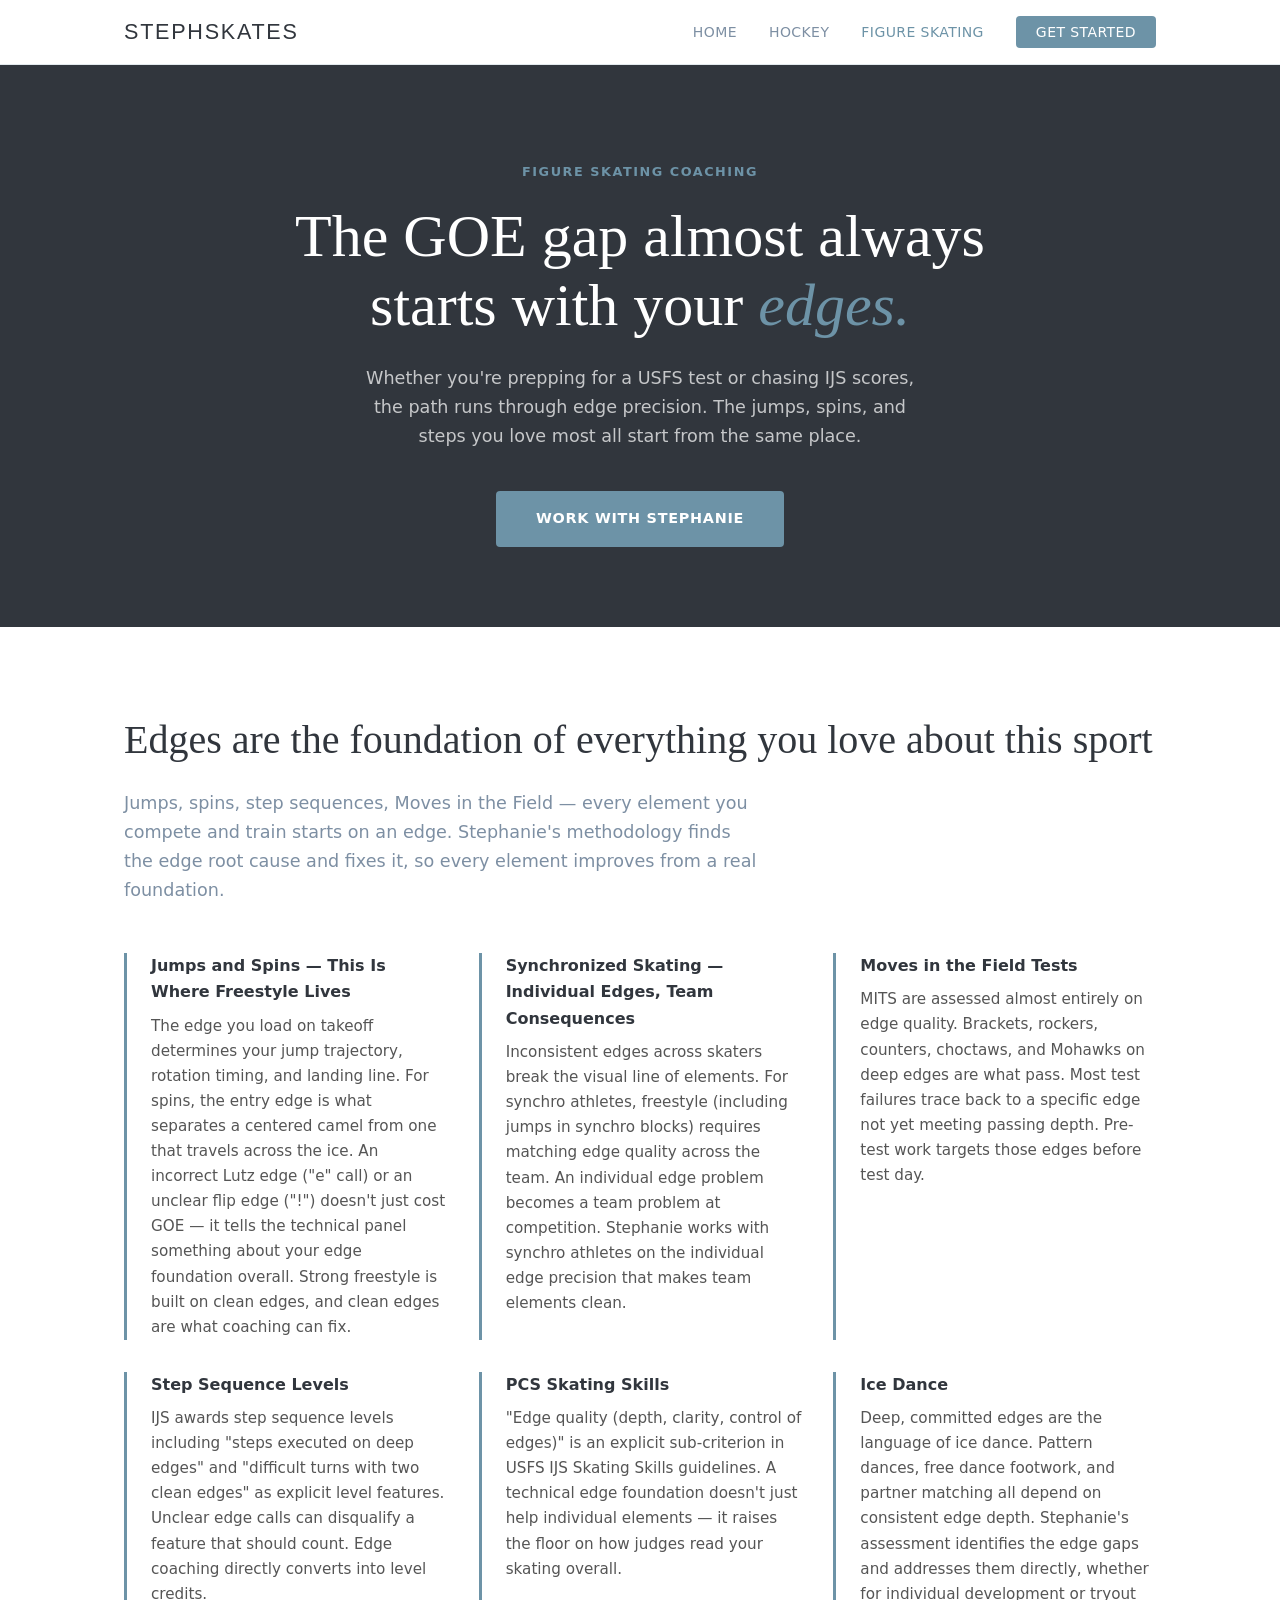
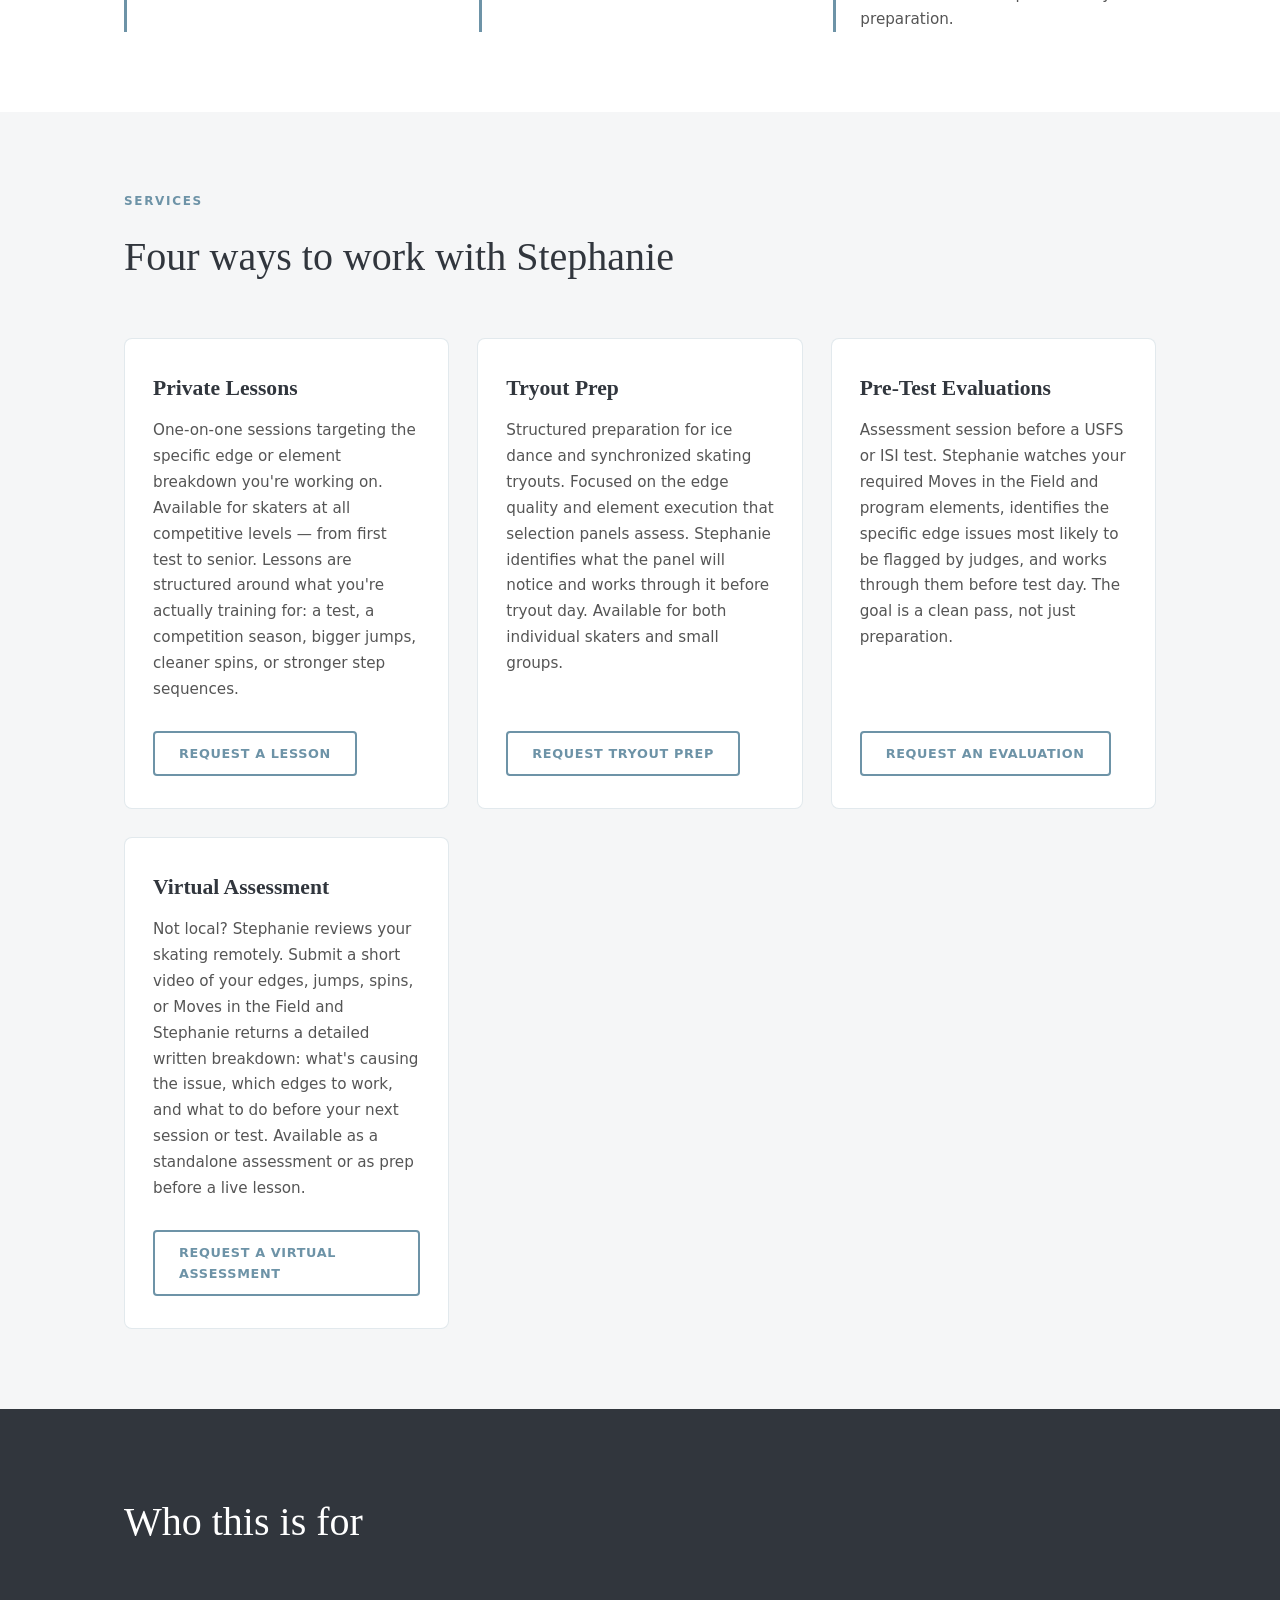
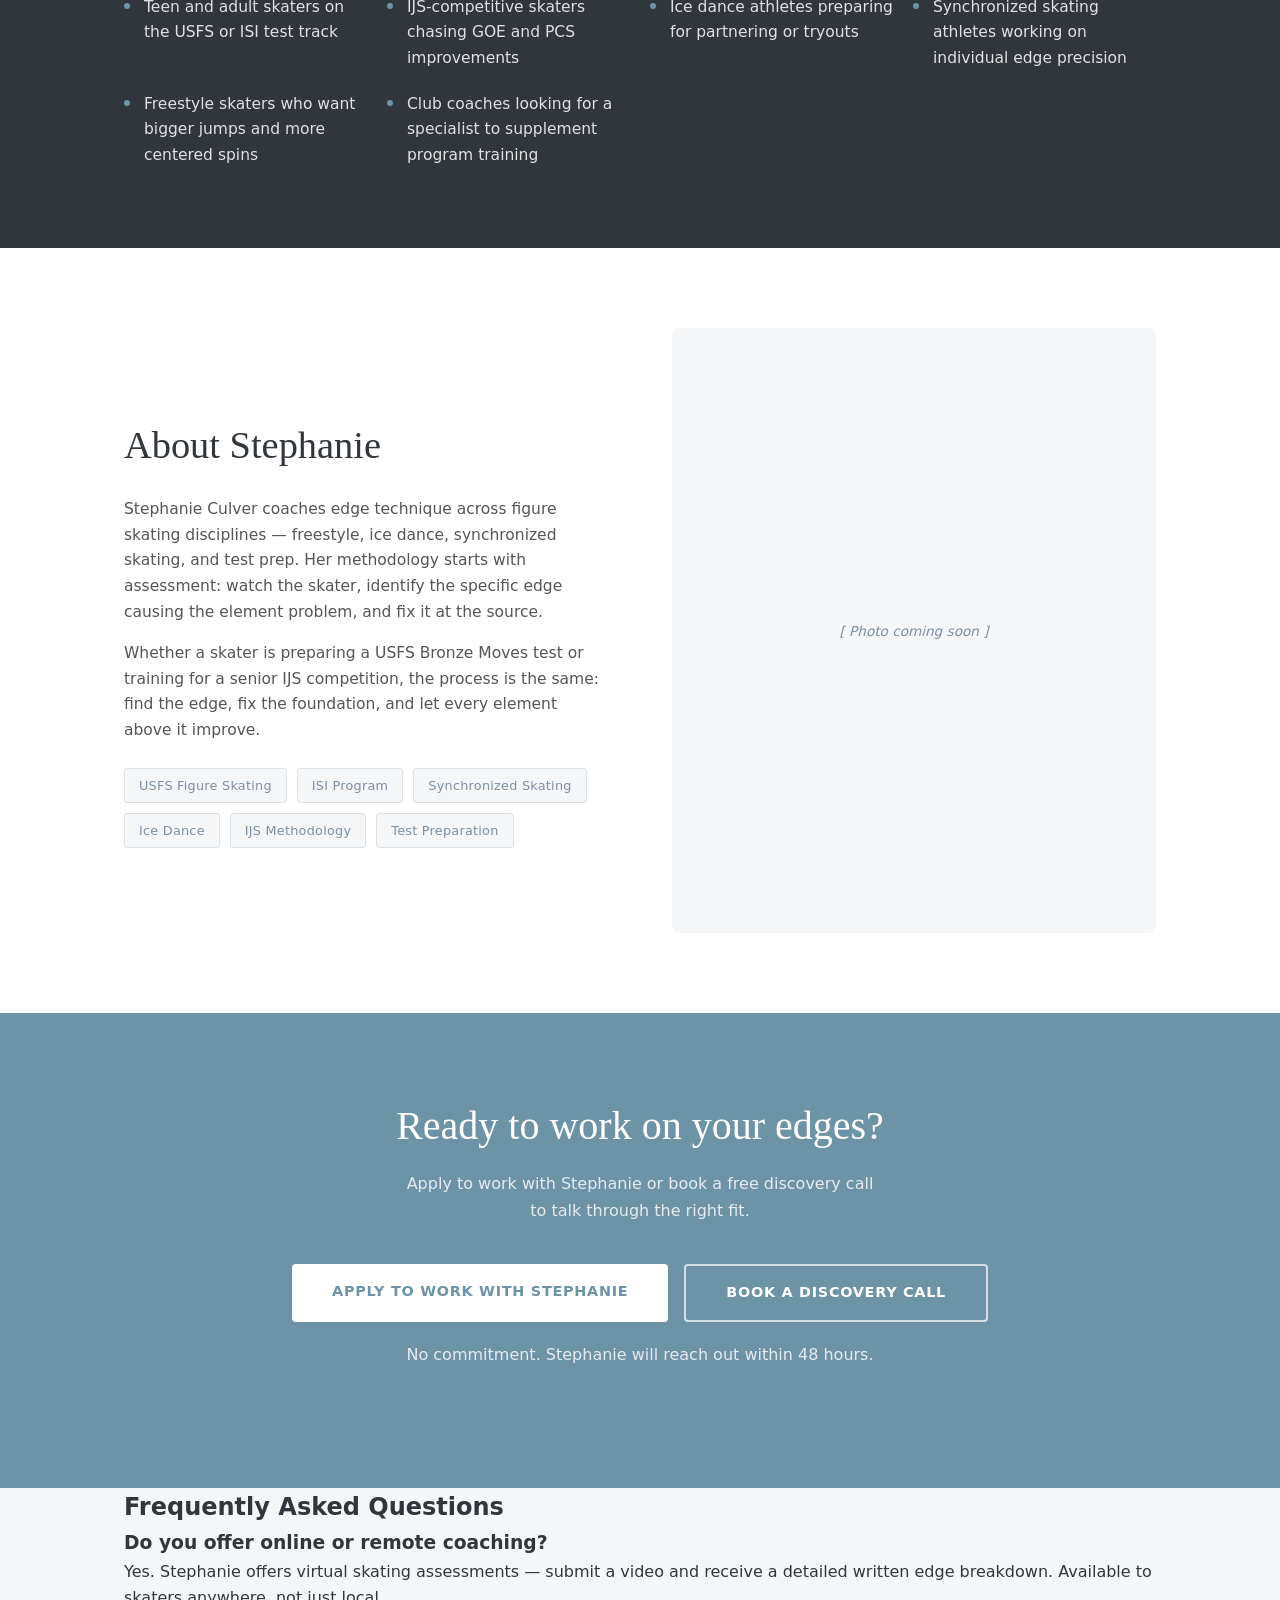
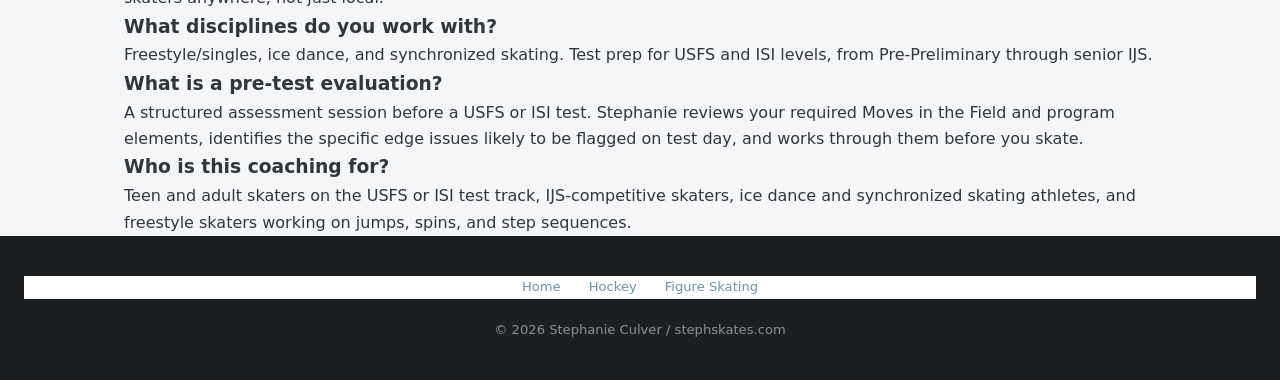
<file: figureskating/index.html>
<!DOCTYPE html>
<html lang="en">
<head>
  <meta charset="UTF-8">
  <meta name="viewport" content="width=device-width, initial-scale=1.0">
  <title>Figure Skating Coach | Private Lessons, Virtual Assessments & Test Prep | Stephanie Culver</title>
  <meta name="description" content="Figure skating coach for competitive and test-prep skaters. Private lessons, virtual skating assessments, tryout prep for ice dance and synchronized skating athletes, and pre-test evaluations. USFS and ISI, all levels.">
  <link rel="canonical" href="https://stephskates.com/figureskating">
  <meta property="og:title" content="Figure Skating Coaching | stephskates.com">
  <meta property="og:description" content="The GOE gap almost always starts with your edges. Whether you're chasing bigger jumps, cleaner spins, or a test pass — the foundation is always edges.">
  <meta property="og:type" content="website">
  <link rel="stylesheet" href="../css/sport-pages.css">
</head>
<body>

  <!-- NAV -->
  <nav>
    <div class="nav-inner">
      <a href="/" class="nav-wordmark">STEPHSKATES</a>
      <ul class="nav-links">
        <li><a href="/">Home</a></li>
        <li><a href="/hockey">Hockey</a></li>
        <li><a href="/figureskating" aria-current="page">Figure Skating</a></li>
        <li><a href="#contact" class="nav-cta">Get Started</a></li>
      </ul>
    </div>
  </nav>

  <!-- HERO -->
  <section class="hero">
    <div class="container">
      <p class="hero-eyebrow">Figure Skating Coaching</p>
      <h1>The GOE gap almost always<br>starts with your <em>edges.</em></h1>
      <p class="hero-sub">
        Whether you're prepping for a USFS test or chasing IJS scores, the path runs through edge precision.
        The jumps, spins, and steps you love most all start from the same place.
      </p>
      <a href="#contact" class="btn-primary">Work with Stephanie</a>
    </div>
  </section>

  <!-- WHY EDGES MATTER FOR FIGURE SKATING -->
  <section class="section-why">
    <div class="container">
      <h2>Edges are the foundation of everything you love about this sport</h2>
      <p class="lead">
        Jumps, spins, step sequences, Moves in the Field — every element you compete and train starts on an edge.
        Stephanie's methodology finds the edge root cause and fixes it, so every element improves from a real foundation.
      </p>
      <div class="why-grid">

        <div class="why-card">
          <h3>Jumps and Spins — This Is Where Freestyle Lives</h3>
          <p>
            The edge you load on takeoff determines your jump trajectory, rotation timing, and landing line.
            For spins, the entry edge is what separates a centered camel from one that travels across the ice.
            An incorrect Lutz edge ("e" call) or an unclear flip edge ("!") doesn't just cost GOE —
            it tells the technical panel something about your edge foundation overall.
            Strong freestyle is built on clean edges, and clean edges are what coaching can fix.
          </p>
        </div>

        <div class="why-card">
          <h3>Synchronized Skating — Individual Edges, Team Consequences</h3>
          <p>
            Inconsistent edges across skaters break the visual line of elements.
            For synchro athletes, freestyle (including jumps in synchro blocks) requires matching edge quality across the team.
            An individual edge problem becomes a team problem at competition.
            Stephanie works with synchro athletes on the individual edge precision that makes team elements clean.
          </p>
        </div>

        <div class="why-card">
          <h3>Moves in the Field Tests</h3>
          <p>
            MITS are assessed almost entirely on edge quality.
            Brackets, rockers, counters, choctaws, and Mohawks on deep edges are what pass.
            Most test failures trace back to a specific edge not yet meeting passing depth.
            Pre-test work targets those edges before test day.
          </p>
        </div>

        <div class="why-card">
          <h3>Step Sequence Levels</h3>
          <p>
            IJS awards step sequence levels including "steps executed on deep edges" and
            "difficult turns with two clean edges" as explicit level features.
            Unclear edge calls can disqualify a feature that should count.
            Edge coaching directly converts into level credits.
          </p>
        </div>

        <div class="why-card">
          <h3>PCS Skating Skills</h3>
          <p>
            "Edge quality (depth, clarity, control of edges)" is an explicit sub-criterion in USFS IJS
            Skating Skills guidelines. A technical edge foundation doesn't just help individual elements —
            it raises the floor on how judges read your skating overall.
          </p>
        </div>

        <div class="why-card">
          <h3>Ice Dance</h3>
          <p>
            Deep, committed edges are the language of ice dance.
            Pattern dances, free dance footwork, and partner matching all depend on consistent edge depth.
            Stephanie's assessment identifies the edge gaps and addresses them directly,
            whether for individual development or tryout preparation.
          </p>
        </div>

      </div>
    </div>
  </section>

  <!-- SERVICES -->
  <section class="section-services" id="programs">
    <div class="container">
      <p class="section-label">Services</p>
      <h2>Four ways to work with Stephanie</h2>
      <div class="services-grid">

        <div class="service-card">
          <div class="service-card-name">Private Lessons</div>
          <div class="service-card-desc">
            One-on-one sessions targeting the specific edge or element breakdown you're working on.
            Available for skaters at all competitive levels — from first test to senior.
            Lessons are structured around what you're actually training for: a test, a competition season,
            bigger jumps, cleaner spins, or stronger step sequences.
          </div>
          <a href="#contact" class="btn-ghost">Request a Lesson</a>
        </div>

        <div class="service-card">
          <div class="service-card-name">Tryout Prep</div>
          <div class="service-card-desc">
            Structured preparation for ice dance and synchronized skating tryouts.
            Focused on the edge quality and element execution that selection panels assess.
            Stephanie identifies what the panel will notice and works through it before tryout day.
            Available for both individual skaters and small groups.
          </div>
          <a href="#contact" class="btn-ghost">Request Tryout Prep</a>
        </div>

        <div class="service-card">
          <div class="service-card-name">Pre-Test Evaluations</div>
          <div class="service-card-desc">
            Assessment session before a USFS or ISI test.
            Stephanie watches your required Moves in the Field and program elements, identifies the specific
            edge issues most likely to be flagged by judges, and works through them before test day.
            The goal is a clean pass, not just preparation.
          </div>
          <a href="#contact" class="btn-ghost">Request an Evaluation</a>
        </div>

        <div class="service-card">
          <div class="service-card-name">Virtual Assessment</div>
          <div class="service-card-desc">
            Not local? Stephanie reviews your skating remotely. Submit a short video of your edges, jumps,
            spins, or Moves in the Field and Stephanie returns a detailed written breakdown: what's causing
            the issue, which edges to work, and what to do before your next session or test. Available as a
            standalone assessment or as prep before a live lesson.
          </div>
          <a href="#contact" class="btn-ghost">Request a Virtual Assessment</a>
        </div>

      </div>
    </div>
  </section>

  <!-- WHO IT'S FOR -->
  <section class="section-audience">
    <div class="container">
      <h2>Who this is for</h2>
      <ul class="audience-list">
        <li>Teen and adult skaters on the USFS or ISI test track</li>
        <li>IJS-competitive skaters chasing GOE and PCS improvements</li>
        <li>Ice dance athletes preparing for partnering or tryouts</li>
        <li>Synchronized skating athletes working on individual edge precision</li>
        <li>Freestyle skaters who want bigger jumps and more centered spins</li>
        <li>Club coaches looking for a specialist to supplement program training</li>
      </ul>
    </div>
  </section>

  <!-- CREDENTIALS -->
  <section class="section-credentials">
    <div class="container">
      <div class="credentials-inner">
        <div>
          <h2>About Stephanie</h2>
          <p>
            Stephanie Culver coaches edge technique across figure skating disciplines —
            freestyle, ice dance, synchronized skating, and test prep.
            Her methodology starts with assessment: watch the skater, identify the specific edge
            causing the element problem, and fix it at the source.
          </p>
          <p>
            Whether a skater is preparing a USFS Bronze Moves test or training for a senior IJS
            competition, the process is the same: find the edge, fix the foundation,
            and let every element above it improve.
          </p>
          <div class="cred-tags">
            <span class="cred-tag">USFS Figure Skating</span>
            <span class="cred-tag">ISI Program</span>
            <span class="cred-tag">Synchronized Skating</span>
            <span class="cred-tag">Ice Dance</span>
            <span class="cred-tag">IJS Methodology</span>
            <span class="cred-tag">Test Preparation</span>
          </div>
        </div>
        <div class="credentials-photo">
          [ Photo coming soon ]
        </div>
      </div>
    </div>
  </section>

  <!-- CTA -->
  <section class="section-cta" id="contact">
    <div class="container">
      <h2>Ready to work on your edges?</h2>
      <p>
        Apply to work with Stephanie or book a free discovery call to talk through the right fit.
      </p>
      <div class="cta-actions">
        <a href="/figureskating/apply.html" class="btn-primary">Apply to work with Stephanie</a>
        <a href="https://calendar.app.google/U8hBmkAjbMytC3xX8" class="btn-ghost" target="_blank" rel="noopener">Book a discovery call</a>
      </div>
      <p class="form-note">No commitment. Stephanie will reach out within 48 hours.</p>
    </div>
  </section>

  <!-- FAQ (AI/Search visibility) -->
  <section class="section-faq" id="faq">
    <div class="container">
      <h2>Frequently Asked Questions</h2>

      <div class="faq-item">
        <h3>Do you offer online or remote coaching?</h3>
        <p>Yes. Stephanie offers virtual skating assessments — submit a video and receive a detailed written edge breakdown. Available to skaters anywhere, not just local.</p>
      </div>

      <div class="faq-item">
        <h3>What disciplines do you work with?</h3>
        <p>Freestyle/singles, ice dance, and synchronized skating. Test prep for USFS and ISI levels, from Pre-Preliminary through senior IJS.</p>
      </div>

      <div class="faq-item">
        <h3>What is a pre-test evaluation?</h3>
        <p>A structured assessment session before a USFS or ISI test. Stephanie reviews your required Moves in the Field and program elements, identifies the specific edge issues likely to be flagged on test day, and works through them before you skate.</p>
      </div>

      <div class="faq-item">
        <h3>Who is this coaching for?</h3>
        <p>Teen and adult skaters on the USFS or ISI test track, IJS-competitive skaters, ice dance and synchronized skating athletes, and freestyle skaters working on jumps, spins, and step sequences.</p>
      </div>
    </div>
  </section>

  <!-- FOOTER -->
  <footer>
    <nav class="footer-nav">
      <a href="/">Home</a>
      <a href="/hockey">Hockey</a>
      <a href="/figureskating">Figure Skating</a>
    </nav>
    <p>&copy; 2026 Stephanie Culver / stephskates.com</p>
  </footer>

</body>
</html>
</file>
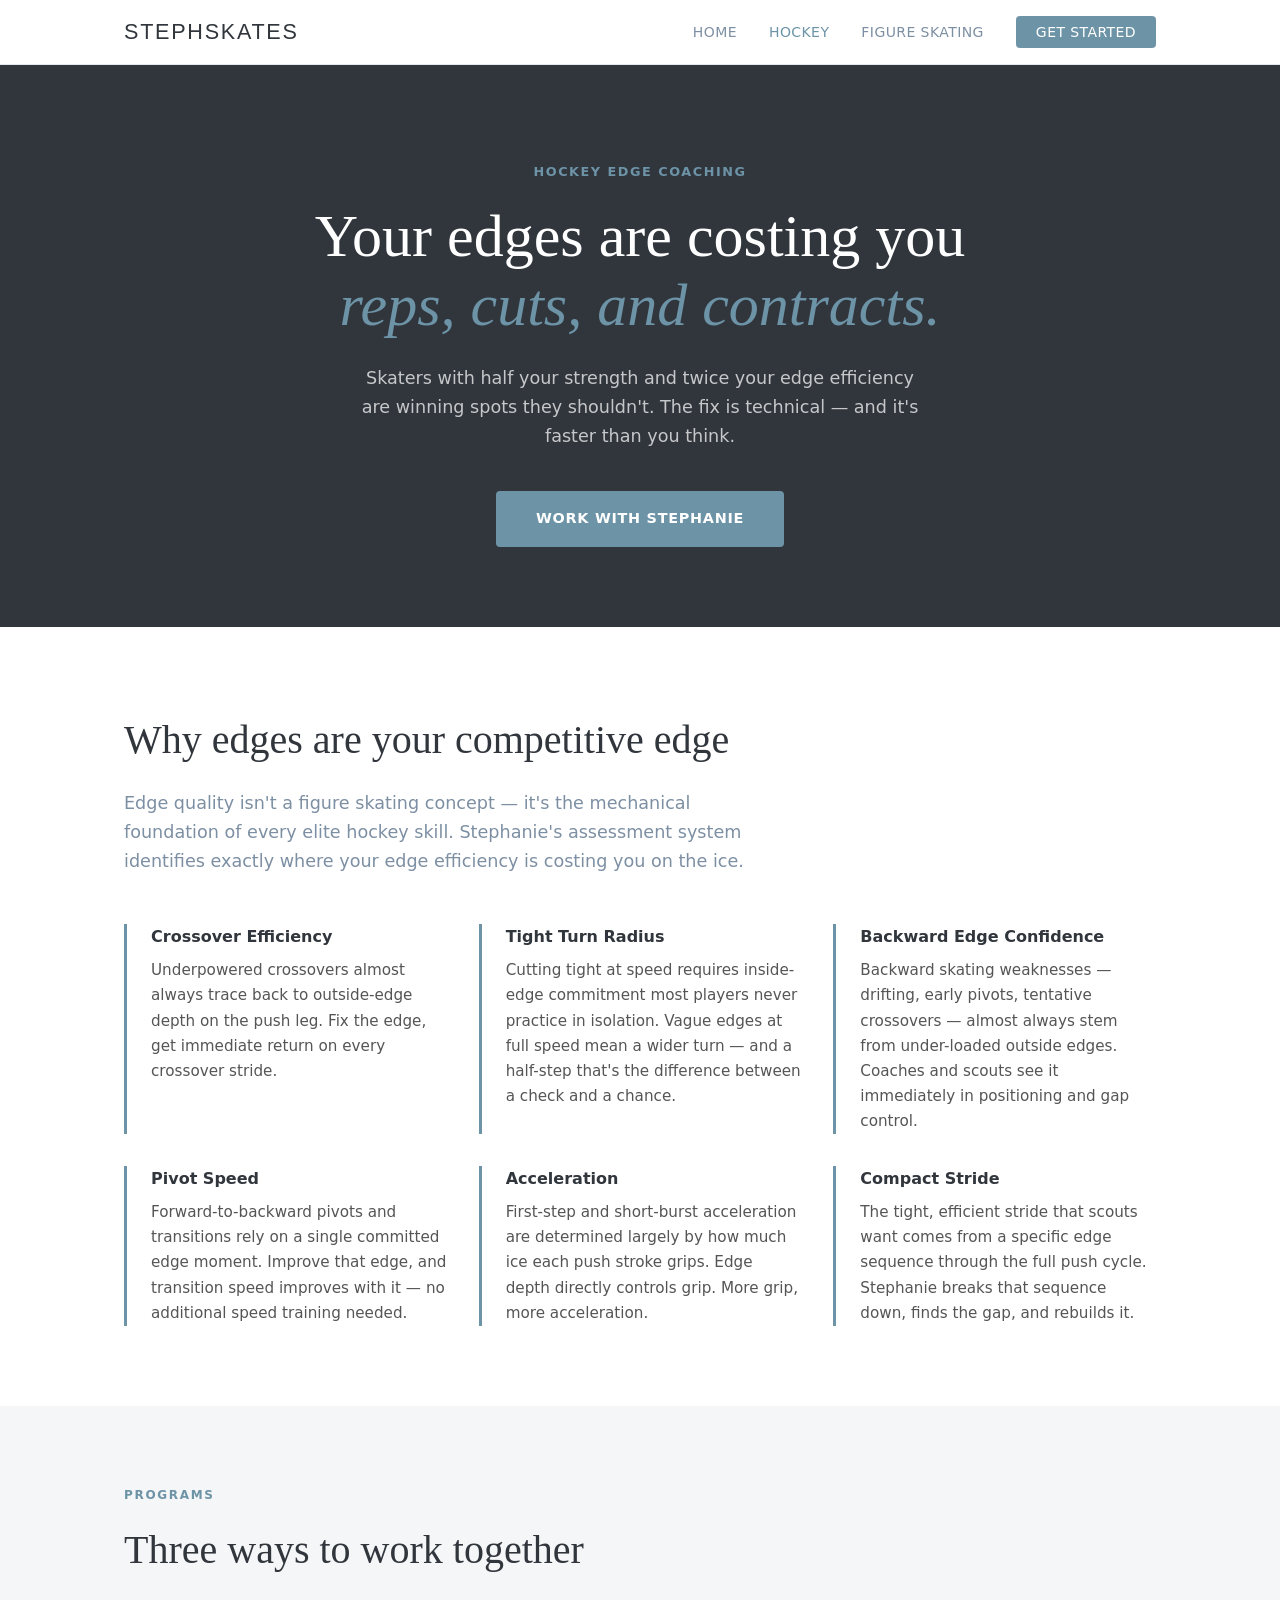
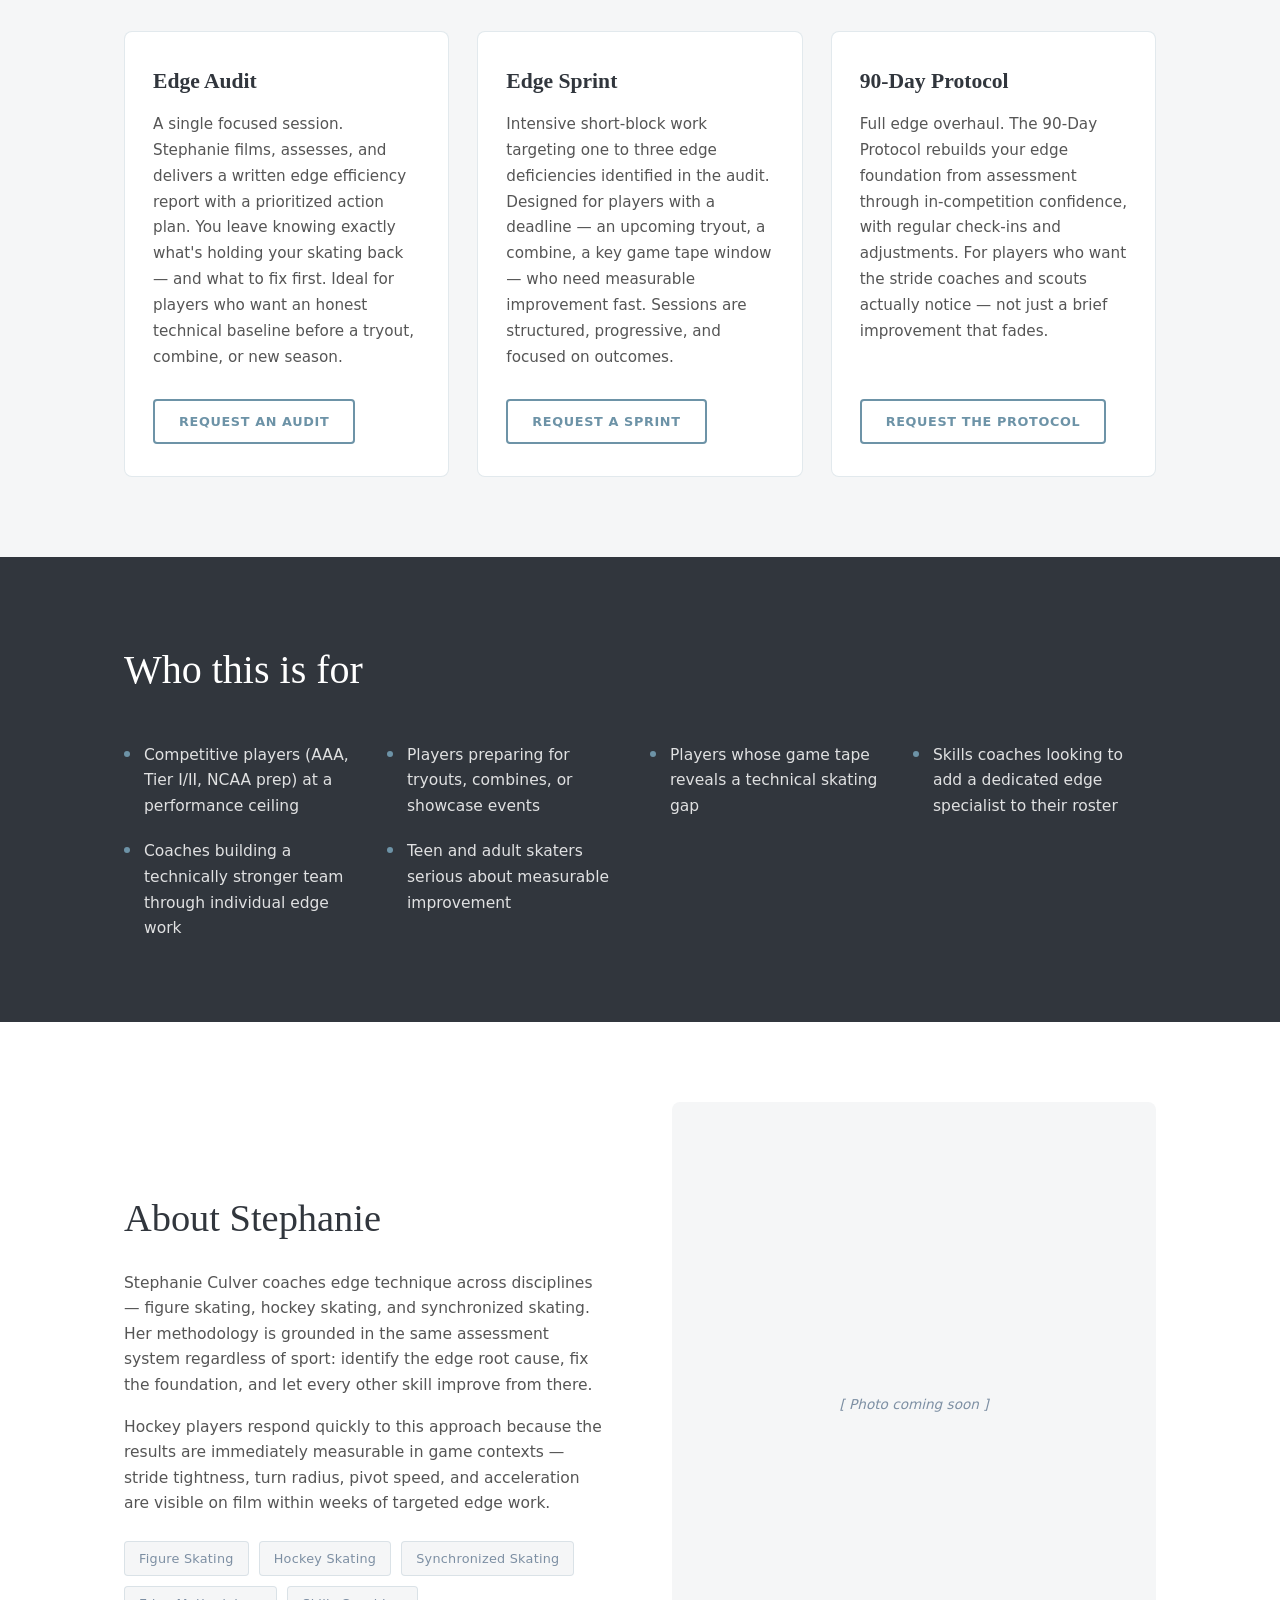
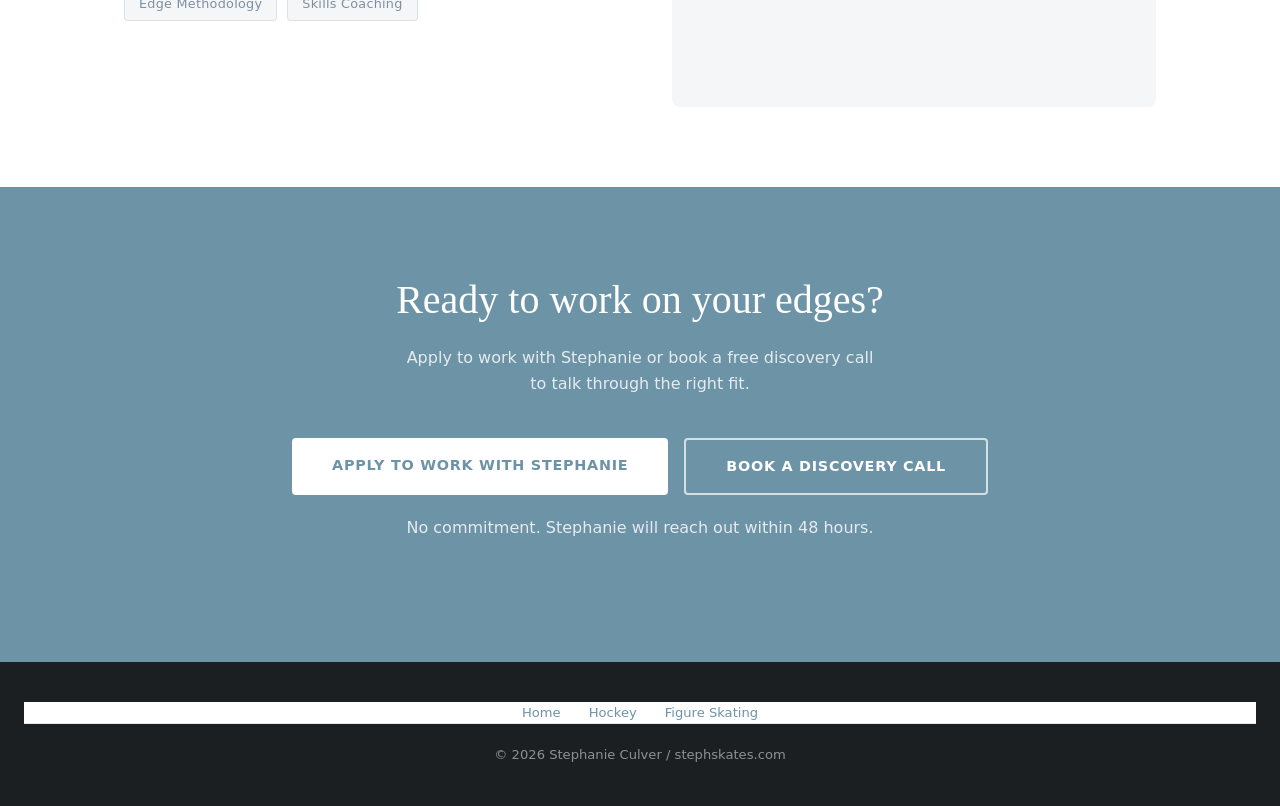
<file: hockey/index.html>
<!DOCTYPE html>
<html lang="en">
<head>
  <meta charset="UTF-8">
  <meta name="viewport" content="width=device-width, initial-scale=1.0">
  <title>Hockey Edge Coaching | Stephanie Culver — stephskates.com</title>
  <meta name="description" content="Elite edge coaching for competitive hockey players. Stephanie Culver's edge methodology translates directly into acceleration, stopping power, crossover efficiency, and the compact stride that coaches and scouts notice.">
  <meta property="og:title" content="Hockey Edge Coaching | stephskates.com">
  <meta property="og:description" content="The technical difference between a good hockey player and an elite one almost always starts with edges.">
  <meta property="og:type" content="website">
  <link rel="stylesheet" href="../css/sport-pages.css">
</head>
<body>

  <!-- NAV -->
  <nav>
    <div class="nav-inner">
      <a href="/" class="nav-wordmark">STEPHSKATES</a>
      <ul class="nav-links">
        <li><a href="/">Home</a></li>
        <li><a href="/hockey" aria-current="page">Hockey</a></li>
        <li><a href="/figureskating">Figure Skating</a></li>
        <li><a href="#contact" class="nav-cta">Get Started</a></li>
      </ul>
    </div>
  </nav>

  <!-- HERO -->
  <section class="hero">
    <div class="container">
      <p class="hero-eyebrow">Hockey Edge Coaching</p>
      <h1>Your edges are costing you<br><em>reps, cuts, and contracts.</em></h1>
      <p class="hero-sub">
        Skaters with half your strength and twice your edge efficiency are winning spots they shouldn't.
        The fix is technical — and it's faster than you think.
      </p>
      <a href="#contact" class="btn-primary">Work with Stephanie</a>
    </div>
  </section>

  <!-- WHY EDGES MATTER FOR HOCKEY -->
  <section class="section-why">
    <div class="container">
      <h2>Why edges are your competitive edge</h2>
      <p class="lead">
        Edge quality isn't a figure skating concept — it's the mechanical foundation of every elite hockey skill.
        Stephanie's assessment system identifies exactly where your edge efficiency is costing you on the ice.
      </p>
      <div class="why-grid">
        <div class="why-card">
          <h3>Crossover Efficiency</h3>
          <p>
            Underpowered crossovers almost always trace back to outside-edge depth on the push leg.
            Fix the edge, get immediate return on every crossover stride.
          </p>
        </div>
        <div class="why-card">
          <h3>Tight Turn Radius</h3>
          <p>
            Cutting tight at speed requires inside-edge commitment most players never practice in isolation.
            Vague edges at full speed mean a wider turn — and a half-step that's the difference between a check and a chance.
          </p>
        </div>
        <div class="why-card">
          <h3>Backward Edge Confidence</h3>
          <p>
            Backward skating weaknesses — drifting, early pivots, tentative crossovers — almost always stem from under-loaded outside edges.
            Coaches and scouts see it immediately in positioning and gap control.
          </p>
        </div>
        <div class="why-card">
          <h3>Pivot Speed</h3>
          <p>
            Forward-to-backward pivots and transitions rely on a single committed edge moment.
            Improve that edge, and transition speed improves with it — no additional speed training needed.
          </p>
        </div>
        <div class="why-card">
          <h3>Acceleration</h3>
          <p>
            First-step and short-burst acceleration are determined largely by how much ice each push stroke grips.
            Edge depth directly controls grip. More grip, more acceleration.
          </p>
        </div>
        <div class="why-card">
          <h3>Compact Stride</h3>
          <p>
            The tight, efficient stride that scouts want comes from a specific edge sequence through the full push cycle.
            Stephanie breaks that sequence down, finds the gap, and rebuilds it.
          </p>
        </div>
      </div>
    </div>
  </section>

  <!-- PROGRAMS -->
  <section class="section-services" id="programs">
    <div class="container">
      <p class="section-label">Programs</p>
      <h2>Three ways to work together</h2>
      <div class="services-grid">

        <div class="service-card">
          <div class="service-card-name">Edge Audit</div>
          <div class="service-card-desc">
            A single focused session. Stephanie films, assesses, and delivers a written edge efficiency report with a
            prioritized action plan. You leave knowing exactly what's holding your skating back — and what to fix first.
            Ideal for players who want an honest technical baseline before a tryout, combine, or new season.
          </div>
          <a href="#contact" class="btn-ghost">Request an Audit</a>
        </div>

        <div class="service-card">
          <div class="service-card-name">Edge Sprint</div>
          <div class="service-card-desc">
            Intensive short-block work targeting one to three edge deficiencies identified in the audit.
            Designed for players with a deadline — an upcoming tryout, a combine, a key game tape window —
            who need measurable improvement fast. Sessions are structured, progressive, and focused on outcomes.
          </div>
          <a href="#contact" class="btn-ghost">Request a Sprint</a>
        </div>

        <div class="service-card">
          <div class="service-card-name">90-Day Protocol</div>
          <div class="service-card-desc">
            Full edge overhaul. The 90-Day Protocol rebuilds your edge foundation from assessment through
            in-competition confidence, with regular check-ins and adjustments. For players who want the
            stride coaches and scouts actually notice — not just a brief improvement that fades.
          </div>
          <a href="#contact" class="btn-ghost">Request the Protocol</a>
        </div>

      </div>
    </div>
  </section>

  <!-- WHO IT'S FOR -->
  <section class="section-audience">
    <div class="container">
      <h2>Who this is for</h2>
      <ul class="audience-list">
        <li>Competitive players (AAA, Tier I/II, NCAA prep) at a performance ceiling</li>
        <li>Players preparing for tryouts, combines, or showcase events</li>
        <li>Players whose game tape reveals a technical skating gap</li>
        <li>Skills coaches looking to add a dedicated edge specialist to their roster</li>
        <li>Coaches building a technically stronger team through individual edge work</li>
        <li>Teen and adult skaters serious about measurable improvement</li>
      </ul>
    </div>
  </section>

  <!-- CREDENTIALS -->
  <section class="section-credentials">
    <div class="container">
      <div class="credentials-inner">
        <div>
          <h2>About Stephanie</h2>
          <p>
            Stephanie Culver coaches edge technique across disciplines — figure skating, hockey skating,
            and synchronized skating. Her methodology is grounded in the same assessment system regardless
            of sport: identify the edge root cause, fix the foundation, and let every other skill improve from there.
          </p>
          <p>
            Hockey players respond quickly to this approach because the results are immediately measurable in
            game contexts — stride tightness, turn radius, pivot speed, and acceleration are visible on film
            within weeks of targeted edge work.
          </p>
          <div class="cred-tags">
            <span class="cred-tag">Figure Skating</span>
            <span class="cred-tag">Hockey Skating</span>
            <span class="cred-tag">Synchronized Skating</span>
            <span class="cred-tag">Edge Methodology</span>
            <span class="cred-tag">Skills Coaching</span>
          </div>
        </div>
        <div class="credentials-photo">
          [ Photo coming soon ]
        </div>
      </div>
    </div>
  </section>

  <!-- CTA -->
  <section class="section-cta" id="contact">
    <div class="container">
      <h2>Ready to work on your edges?</h2>
      <p>
        Apply to work with Stephanie or book a free discovery call to talk through the right fit.
      </p>
      <div class="cta-actions">
        <a href="/apply.html" class="btn-primary">Apply to work with Stephanie</a>
        <a href="https://calendar.app.google/U8hBmkAjbMytC3xX8" class="btn-ghost" target="_blank" rel="noopener">Book a discovery call</a>
      </div>
      <p class="form-note">No commitment. Stephanie will reach out within 48 hours.</p>
    </div>
  </section>

  <!-- FOOTER -->
  <footer>
    <nav class="footer-nav">
      <a href="/">Home</a>
      <a href="/hockey">Hockey</a>
      <a href="/figureskating">Figure Skating</a>
    </nav>
    <p>&copy; 2026 Stephanie Culver / stephskates.com</p>
  </footer>

</body>
</html>
</file>
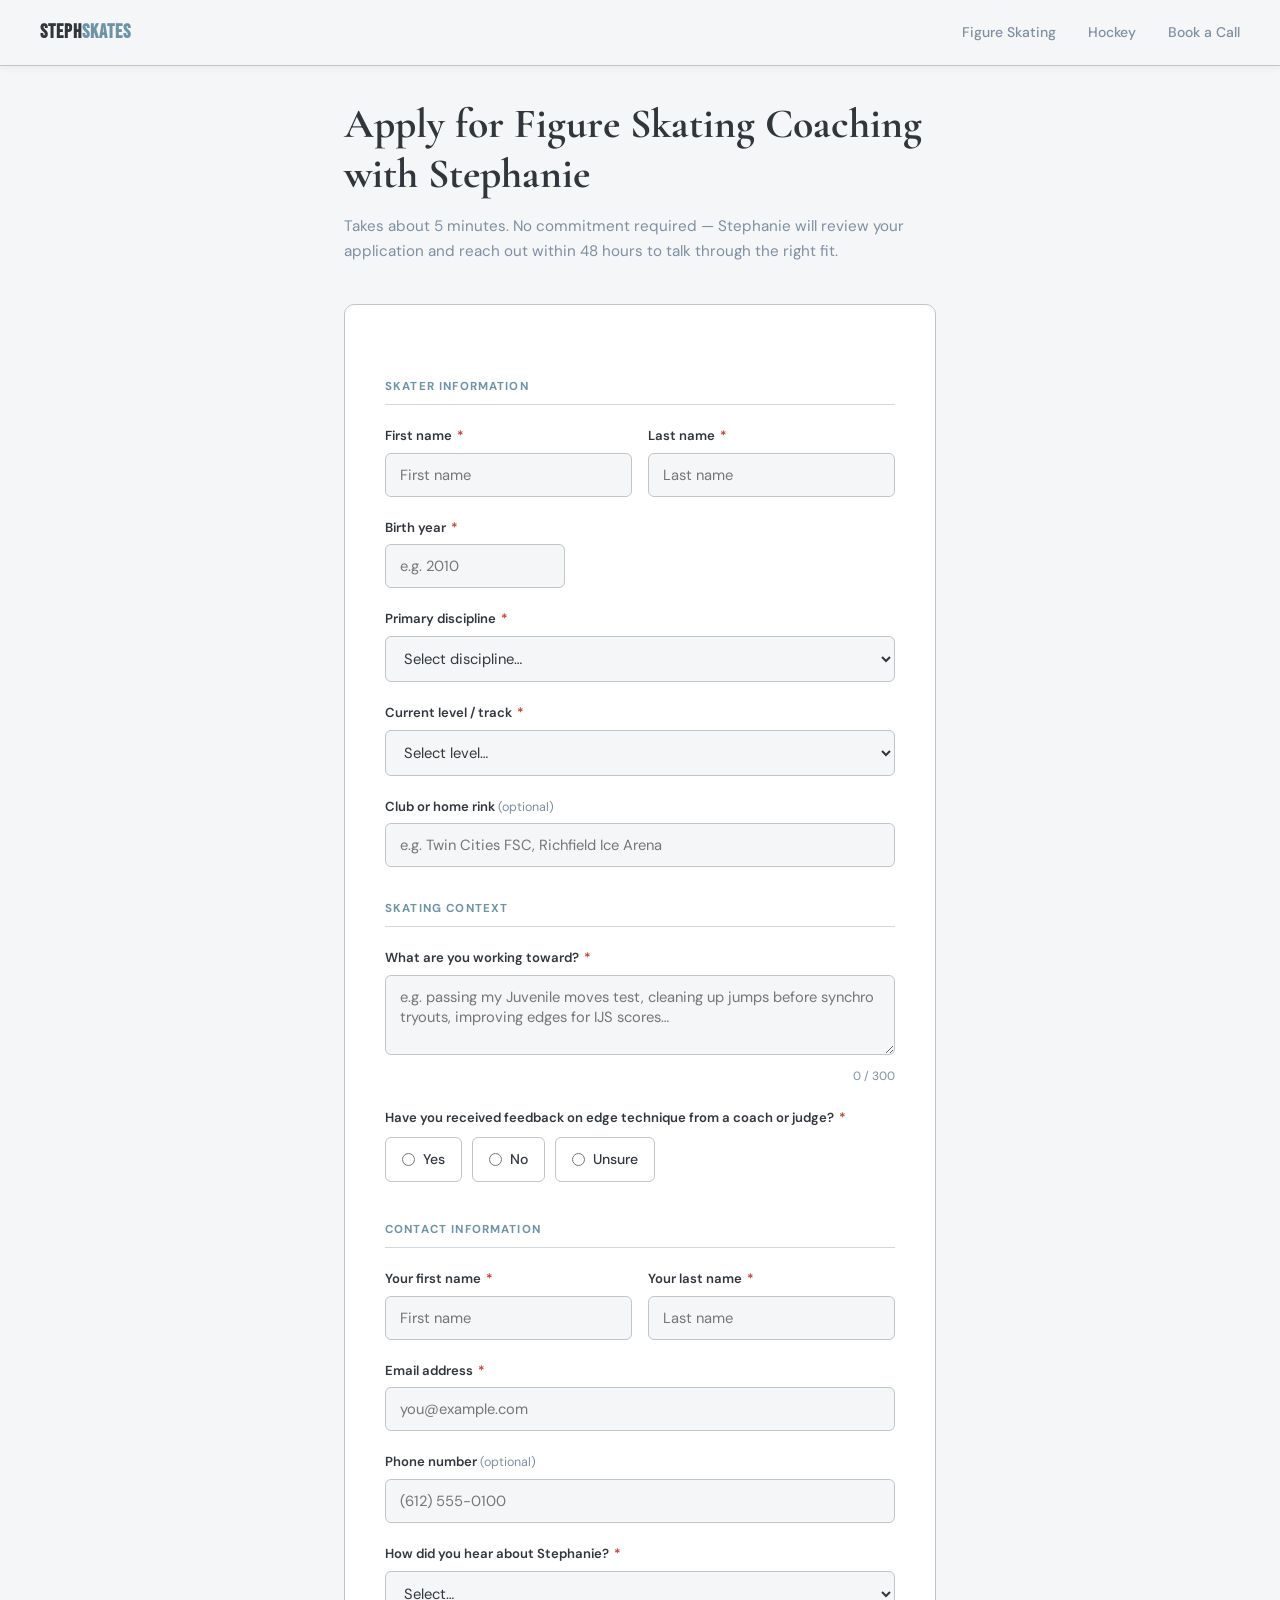
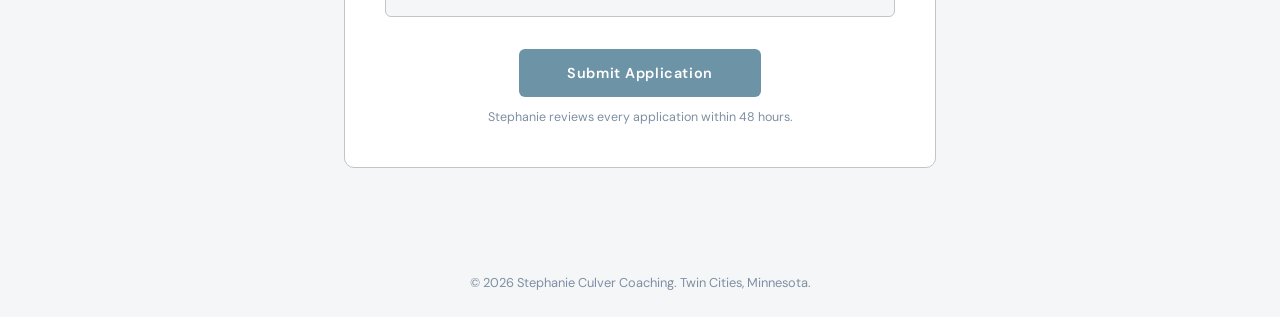
<file: figureskating/apply.html>
<!DOCTYPE html>
<html lang="en">
<head>
  <meta charset="UTF-8" />
  <meta name="viewport" content="width=device-width, initial-scale=1.0" />
  <title>Apply — Figure Skating Coaching | Steph Skates</title>
  <meta name="description" content="Apply to work with Stephanie Culver — private figure skating lessons, test prep, tryout prep, and virtual assessments. For competitive and test-track skaters of all levels." />
  <link rel="preconnect" href="https://fonts.googleapis.com" />
  <link rel="preconnect" href="https://fonts.gstatic.com" crossorigin />
  <link href="https://fonts.googleapis.com/css2?family=Bebas+Neue&family=Cormorant+Garamond:ital,wght@0,700;1,600&family=DM+Sans:wght@300;400;500;600&display=swap" rel="stylesheet" />
  <style>
    :root {
      --primary: #6D93A7;
      --dark-base: #31363D;
      --secondary: #7D8FA3;
      --light-bg: #D2D8DD;
      --white-bg: #F5F6F7;
      --platinum: #BFC5C9;
      --mauve: #88728A;
      --error: #C0392B;
      --success: #2D6A4F;
    }

    * { margin: 0; padding: 0; box-sizing: border-box; }
    html { scroll-behavior: smooth; }

    body {
      font-family: 'DM Sans', -apple-system, BlinkMacSystemFont, 'Segoe UI', sans-serif;
      background: var(--white-bg);
      color: var(--dark-base);
      line-height: 1.65;
      -webkit-font-smoothing: antialiased;
      -moz-osx-font-smoothing: grayscale;
    }

    a { color: inherit; text-decoration: none; }

    nav {
      position: fixed;
      top: 0; left: 0; right: 0;
      background: var(--white-bg);
      border-bottom: 1px solid var(--platinum);
      z-index: 100;
      padding: 16px 24px;
      box-shadow: 0 2px 8px rgba(0,0,0,0.05);
    }

    .nav-inner {
      max-width: 1200px;
      margin: 0 auto;
      display: flex;
      justify-content: space-between;
      align-items: center;
    }

    .logo {
      font-family: 'Bebas Neue', sans-serif;
      font-size: 20px;
      font-weight: 700;
      letter-spacing: 0.05em;
      text-transform: uppercase;
      color: var(--dark-base);
    }

    .logo span { color: var(--primary); }

    .nav-links {
      display: flex;
      gap: 32px;
      align-items: center;
    }

    .nav-links a {
      font-size: 14px;
      font-weight: 500;
      color: var(--secondary);
      transition: color 0.25s ease;
    }

    .nav-links a:hover { color: var(--primary); }

    @media (max-width: 768px) {
      .nav-links { gap: 16px; }
      .nav-links a { font-size: 13px; }
    }

    .page-wrapper {
      max-width: 640px;
      margin: 0 auto;
      padding: 100px 24px 80px;
    }

    .page-header {
      margin-bottom: 40px;
    }

    .page-header h1 {
      font-family: 'Cormorant Garamond', serif;
      font-size: clamp(1.8rem, 4vw, 2.6rem);
      font-weight: 700;
      line-height: 1.2;
      color: var(--dark-base);
      margin-bottom: 14px;
    }

    .page-header p {
      font-size: 0.95rem;
      color: var(--secondary);
      max-width: 560px;
    }

    .form-section {
      background: #fff;
      border: 1px solid var(--platinum);
      border-radius: 10px;
      padding: 40px;
    }

    @media (max-width: 600px) {
      .form-section { padding: 24px 20px; }
    }

    .form-group-label {
      font-size: 0.72rem;
      font-weight: 700;
      letter-spacing: 0.1em;
      text-transform: uppercase;
      color: var(--primary);
      border-bottom: 1px solid var(--light-bg);
      padding-bottom: 8px;
      margin: 32px 0 20px;
    }

    .form-group-label:first-child { margin-top: 0; }

    .field-group { margin-bottom: 20px; }

    .field-row {
      display: grid;
      grid-template-columns: 1fr 1fr;
      gap: 16px;
    }

    @media (max-width: 520px) {
      .field-row { grid-template-columns: 1fr; }
    }

    label {
      display: block;
      font-size: 0.82rem;
      font-weight: 600;
      color: var(--dark-base);
      margin-bottom: 6px;
    }

    label .required { color: var(--error); margin-left: 2px; }
    label .optional { font-weight: 400; color: var(--secondary); font-size: 0.78rem; }

    input[type="text"],
    input[type="email"],
    input[type="tel"],
    input[type="number"],
    select,
    textarea {
      width: 100%;
      padding: 11px 14px;
      border: 1px solid var(--platinum);
      border-radius: 6px;
      font-family: inherit;
      font-size: 0.92rem;
      color: var(--dark-base);
      background: var(--white-bg);
      transition: border-color 0.2s;
      outline: none;
    }

    input[type="text"]:focus,
    input[type="email"]:focus,
    input[type="tel"]:focus,
    input[type="number"]:focus,
    select:focus,
    textarea:focus {
      border-color: var(--primary);
    }

    input.invalid, select.invalid, textarea.invalid {
      border-color: var(--error);
    }

    select { cursor: pointer; }
    textarea { resize: vertical; min-height: 80px; }

    .field-error {
      font-size: 0.78rem;
      color: var(--error);
      margin-top: 4px;
      display: none;
    }

    .field-error.visible { display: block; }

    .radio-group {
      display: flex;
      flex-wrap: wrap;
      gap: 10px;
      margin-top: 8px;
    }

    .radio-option {
      display: flex;
      align-items: center;
      gap: 8px;
      padding: 10px 16px;
      border: 1px solid var(--platinum);
      border-radius: 6px;
      cursor: pointer;
      font-size: 0.88rem;
      font-weight: 500;
      user-select: none;
      transition: border-color 0.2s, background 0.2s;
    }

    .radio-option input[type="radio"] {
      width: auto;
      margin: 0;
      accent-color: var(--primary);
    }

    .radio-option:has(input:checked) {
      border-color: var(--primary);
      background: rgba(109,147,167,0.08);
    }

    .char-count {
      font-size: 0.75rem;
      color: var(--secondary);
      text-align: right;
      margin-top: 4px;
    }

    .char-count.near-limit { color: var(--error); }

    .submit-area {
      margin-top: 32px;
      text-align: center;
    }

    .submit-btn {
      display: inline-block;
      background: var(--primary);
      color: #fff;
      font-family: inherit;
      font-size: 0.9rem;
      font-weight: 600;
      letter-spacing: 0.04em;
      padding: 15px 48px;
      border: none;
      border-radius: 6px;
      cursor: pointer;
      transition: background 0.2s, transform 0.15s;
    }

    .submit-btn:hover:not(:disabled) {
      background: var(--dark-base);
      transform: translateY(-1px);
    }

    .submit-btn:disabled {
      opacity: 0.6;
      cursor: not-allowed;
    }

    .submit-note {
      font-size: 0.78rem;
      color: var(--secondary);
      margin-top: 10px;
    }

    .form-error-banner {
      margin-top: 16px;
      padding: 12px 16px;
      background: #fdf0ef;
      border: 1px solid #f5c6c2;
      border-radius: 6px;
      font-size: 0.84rem;
      color: var(--error);
      display: none;
    }

    .form-error-banner.visible { display: block; }

    #success-view {
      display: none;
      text-align: center;
      padding: 20px 0;
    }

    .check-icon {
      font-size: 2.5rem;
      color: var(--success);
      margin-bottom: 16px;
    }

    #success-view h2 {
      font-family: 'Cormorant Garamond', serif;
      font-size: 1.8rem;
      font-weight: 700;
      margin-bottom: 10px;
    }

    #success-view p {
      color: var(--secondary);
      margin-bottom: 24px;
    }

    #success-view a {
      font-size: 0.88rem;
      color: var(--primary);
      text-decoration: underline;
    }

    footer {
      text-align: center;
      padding: 24px;
      font-size: 0.8rem;
      color: var(--secondary);
    }
  </style>
</head>
<body>

  <nav>
    <div class="nav-inner">
      <a href="/" class="logo">Steph<span>Skates</span></a>
      <div class="nav-links">
        <a href="/figureskating">Figure Skating</a>
        <a href="/hockey">Hockey</a>
        <a href="https://calendar.app.google/U8hBmkAjbMytC3xX8" target="_blank" rel="noopener">Book a Call</a>
      </div>
    </div>
  </nav>

  <div class="page-wrapper">

    <div class="page-header">
      <h1>Apply for Figure Skating Coaching with Stephanie</h1>
      <p>Takes about 5 minutes. No commitment required — Stephanie will review your application and reach out within 48 hours to talk through the right fit.</p>
    </div>

    <div class="form-section">

      <div id="success-view">
        <div class="check-icon">✓</div>
        <h2>Application Submitted</h2>
        <p>Thank you — Stephanie will review your application and be in touch within 48 hours.</p>
        <a href="/figureskating">← Back to Figure Skating</a>
      </div>

      <form id="apply-form" novalidate>
        <input type="hidden" name="sport" value="Figure Skating" />
        <input type="hidden" name="_subject" value="Figure skating coaching application — stephskates.com" />

        <div class="form-group-label">Skater Information</div>

        <div class="field-group">
          <div class="field-row">
            <div>
              <label for="skater-first">First name <span class="required">*</span></label>
              <input type="text" id="skater-first" name="skater_first_name" autocomplete="given-name" placeholder="First name" />
              <div class="field-error" id="skater-first-error">Please enter the skater's first name.</div>
            </div>
            <div>
              <label for="skater-last">Last name <span class="required">*</span></label>
              <input type="text" id="skater-last" name="skater_last_name" autocomplete="family-name" placeholder="Last name" />
              <div class="field-error" id="skater-last-error">Please enter the skater's last name.</div>
            </div>
          </div>
        </div>

        <div class="field-group">
          <label for="skater-birth-year">Birth year <span class="required">*</span></label>
          <input type="number" id="skater-birth-year" name="skater_birth_year" min="1985" max="2020" placeholder="e.g. 2010" style="max-width: 180px;" />
          <div class="field-error" id="skater-birth-year-error">Please enter a valid birth year.</div>
        </div>

        <div class="field-group">
          <label for="skater-discipline">Primary discipline <span class="required">*</span></label>
          <select id="skater-discipline" name="skater_discipline">
            <option value="">Select discipline…</option>
            <option value="Freestyle / Singles">Freestyle / Singles</option>
            <option value="Ice Dance">Ice Dance</option>
            <option value="Synchronized Skating">Synchronized Skating</option>
            <option value="Pairs">Pairs</option>
            <option value="Multiple disciplines">Multiple disciplines</option>
            <option value="Not sure yet">Not sure yet</option>
          </select>
          <div class="field-error" id="skater-discipline-error">Please select a discipline.</div>
        </div>

        <div class="field-group">
          <label for="skater-level">Current level / track <span class="required">*</span></label>
          <select id="skater-level" name="skater_level">
            <option value="">Select level…</option>
            <option value="Basic Skills / Snowplow Sam">Basic Skills / Snowplow Sam</option>
            <option value="Pre-Preliminary test prep">Pre-Preliminary test prep</option>
            <option value="Preliminary test prep">Preliminary test prep</option>
            <option value="Pre-Juvenile / Juvenile test prep">Pre-Juvenile / Juvenile test prep</option>
            <option value="Intermediate / Novice test prep">Intermediate / Novice test prep</option>
            <option value="Junior / Senior">Junior / Senior</option>
            <option value="Adult track">Adult track</option>
            <option value="Synchro team member">Synchro team member</option>
            <option value="Ice dance — just starting">Ice dance — just starting</option>
          </select>
          <div class="field-error" id="skater-level-error">Please select a level.</div>
        </div>

        <div class="field-group">
          <label for="skater-club">Club or home rink <span class="optional">(optional)</span></label>
          <input type="text" id="skater-club" name="skater_club" placeholder="e.g. Twin Cities FSC, Richfield Ice Arena" />
        </div>

        <div class="form-group-label">Skating Context</div>

        <div class="field-group">
          <label for="skater-goal">What are you working toward? <span class="required">*</span></label>
          <textarea id="skater-goal" name="skater_goal" maxlength="300" placeholder="e.g. passing my Juvenile moves test, cleaning up jumps before synchro tryouts, improving edges for IJS scores…"></textarea>
          <div class="char-count" id="goal-char-count">0 / 300</div>
          <div class="field-error" id="skater-goal-error">Please describe what the skater is working toward.</div>
        </div>

        <div class="field-group">
          <label>Have you received feedback on edge technique from a coach or judge? <span class="required">*</span></label>
          <div class="radio-group" id="edge-feedback-group">
            <label class="radio-option">
              <input type="radio" name="edge_feedback_received" value="Yes" />
              Yes
            </label>
            <label class="radio-option">
              <input type="radio" name="edge_feedback_received" value="No" />
              No
            </label>
            <label class="radio-option">
              <input type="radio" name="edge_feedback_received" value="Unsure" />
              Unsure
            </label>
          </div>
          <div class="field-error" id="edge-feedback-error">Please select an option.</div>
        </div>

        <div class="form-group-label">Contact Information</div>

        <div class="field-group">
          <div class="field-row">
            <div>
              <label for="contact-first">Your first name <span class="required">*</span></label>
              <input type="text" id="contact-first" name="contact_first_name" autocomplete="given-name" placeholder="First name" />
              <div class="field-error" id="contact-first-error">Please enter your first name.</div>
            </div>
            <div>
              <label for="contact-last">Your last name <span class="required">*</span></label>
              <input type="text" id="contact-last" name="contact_last_name" autocomplete="family-name" placeholder="Last name" />
              <div class="field-error" id="contact-last-error">Please enter your last name.</div>
            </div>
          </div>
        </div>

        <div class="field-group">
          <label for="email">Email address <span class="required">*</span></label>
          <input type="email" id="email" name="email" autocomplete="email" placeholder="you@example.com" />
          <div class="field-error" id="email-error">Please enter a valid email address.</div>
        </div>

        <div class="field-group">
          <label for="phone">Phone number <span class="optional">(optional)</span></label>
          <input type="tel" id="phone" name="phone" autocomplete="tel" placeholder="(612) 555-0100" />
        </div>

        <div class="field-group">
          <label for="referral-source">How did you hear about Stephanie? <span class="required">*</span></label>
          <select id="referral-source" name="referral_source">
            <option value="">Select…</option>
            <option value="Social media">Social media</option>
            <option value="Referral">Referral</option>
            <option value="Google">Google</option>
            <option value="Other">Other</option>
          </select>
          <div class="field-error" id="referral-source-error">Please select how you heard about us.</div>
        </div>

        <div class="submit-area">
          <button type="submit" class="submit-btn" id="submit-btn">Submit Application</button>
          <p class="submit-note">Stephanie reviews every application within 48 hours.</p>
          <div class="form-error-banner" id="form-error-banner">
            Something went wrong. Please try again or email <strong>stephsk8s@gmail.com</strong> directly.
          </div>
        </div>

      </form>
    </div>
  </div>

  <footer>
    <p>&copy; 2026 Stephanie Culver Coaching. Twin Cities, Minnesota.</p>
  </footer>

  <script>
    const goalDesc = document.getElementById('skater-goal');
    const goalCount = document.getElementById('goal-char-count');
    goalDesc.addEventListener('input', function () {
      const len = this.value.length;
      goalCount.textContent = len + ' / 300';
      goalCount.classList.toggle('near-limit', len >= 270);
    });

    function setError(fieldId, errorId, show) {
      const field = document.getElementById(fieldId);
      const error = document.getElementById(errorId);
      if (show) { field.classList.add('invalid'); error.classList.add('visible'); }
      else { field.classList.remove('invalid'); error.classList.remove('visible'); }
      return !show;
    }

    function isValidEmail(email) {
      return /^[^\s@]+@[^\s@]+\.[^\s@]+$/.test(email.trim());
    }

    function validateForm() {
      let valid = true;

      valid = setError('skater-first', 'skater-first-error',
        !document.getElementById('skater-first').value.trim()) && valid;
      valid = setError('skater-last', 'skater-last-error',
        !document.getElementById('skater-last').value.trim()) && valid;

      const year = parseInt(document.getElementById('skater-birth-year').value, 10);
      valid = setError('skater-birth-year', 'skater-birth-year-error',
        isNaN(year) || year < 1985 || year > 2020) && valid;

      valid = setError('skater-discipline', 'skater-discipline-error',
        !document.getElementById('skater-discipline').value) && valid;
      valid = setError('skater-level', 'skater-level-error',
        !document.getElementById('skater-level').value) && valid;
      valid = setError('skater-goal', 'skater-goal-error',
        !document.getElementById('skater-goal').value.trim()) && valid;

      const feedbackSelected = document.querySelector('input[name="edge_feedback_received"]:checked');
      const feedbackError = document.getElementById('edge-feedback-error');
      if (!feedbackSelected) { feedbackError.classList.add('visible'); valid = false; }
      else { feedbackError.classList.remove('visible'); }

      valid = setError('contact-first', 'contact-first-error',
        !document.getElementById('contact-first').value.trim()) && valid;
      valid = setError('contact-last', 'contact-last-error',
        !document.getElementById('contact-last').value.trim()) && valid;

      const emailVal = document.getElementById('email').value;
      valid = setError('email', 'email-error', !isValidEmail(emailVal)) && valid;

      valid = setError('referral-source', 'referral-source-error',
        !document.getElementById('referral-source').value) && valid;

      return valid;
    }

    ['skater-first','skater-last','skater-birth-year','skater-discipline','skater-level',
     'skater-goal','contact-first','contact-last','email','referral-source'].forEach(id => {
      const el = document.getElementById(id);
      if (el) {
        el.addEventListener('input', function () {
          this.classList.remove('invalid');
          const err = document.getElementById(id + '-error');
          if (err) err.classList.remove('visible');
        });
      }
    });

    document.querySelectorAll('input[name="edge_feedback_received"]').forEach(radio => {
      radio.addEventListener('change', function () {
        document.getElementById('edge-feedback-error').classList.remove('visible');
      });
    });

    document.getElementById('apply-form').addEventListener('submit', async function (e) {
      e.preventDefault();

      if (!validateForm()) {
        const firstError = document.querySelector('.invalid, .field-error.visible');
        if (firstError) firstError.scrollIntoView({ behavior: 'smooth', block: 'center' });
        return;
      }

      const btn = document.getElementById('submit-btn');
      const errorBanner = document.getElementById('form-error-banner');
      btn.disabled = true;
      btn.textContent = 'Submitting…';
      errorBanner.classList.remove('visible');

      const formData = new FormData(this);

      try {
        const FORMSPREE_ID = 'mvzjgnek';
        const res = await fetch(`https://formspree.io/f/${FORMSPREE_ID}`, {
          method: 'POST',
          body: formData,
          headers: { 'Accept': 'application/json' }
        });

        if (res.ok) {
          document.getElementById('apply-form').style.display = 'none';
          document.querySelector('.page-header').style.display = 'none';
          document.getElementById('success-view').style.display = 'block';
          window.scrollTo({ top: 0, behavior: 'smooth' });
        } else {
          throw new Error('Server error');
        }
      } catch (err) {
        errorBanner.classList.add('visible');
        btn.disabled = false;
        btn.textContent = 'Submit Application';
        errorBanner.scrollIntoView({ behavior: 'smooth', block: 'center' });
      }
    });
  </script>
</body>
</html>
</file>
<file: css/sport-pages.css>
/* =============================================
   stephskates.com — Sport-Specific Pages
   Shared across /hockey and /figureskating
   Brand: Pearl White / Lagoon Blue
   ============================================= */

/* --- Reset & Base --- */
*, *::before, *::after { box-sizing: border-box; margin: 0; padding: 0; }

:root {
  --pearl-white:   #F5F6F7;
  --lagoon-blue:   #6D93A7;
  --deep-graphite: #31363D;
  --blue-slate:    #7D8FA3;
  --white:         #FFFFFF;
  --off-black:     #1C1F22;
  --border-subtle: rgba(109, 147, 167, 0.2);

  --font-wordmark: 'Bebas Neue', 'Arial Narrow', Arial, sans-serif;
  --font-headline: 'Cormorant Garamond', Georgia, 'Times New Roman', serif;
  --font-body:     'DM Sans', 'Segoe UI', system-ui, sans-serif;

  --max-w: 1080px;
  --section-pad: 80px 24px;
}

html { font-size: 16px; scroll-behavior: smooth; }

body {
  background: var(--pearl-white);
  color: var(--deep-graphite);
  font-family: var(--font-body);
  line-height: 1.65;
  -webkit-font-smoothing: antialiased;
}

/* --- Google Fonts import --- */
@import url('https://fonts.googleapis.com/css2?family=Bebas+Neue&family=Cormorant+Garamond:ital,wght@0,400;0,600;1,400&family=DM+Sans:wght@400;500;600&display=swap');

/* --- Layout --- */
.container { max-width: var(--max-w); margin: 0 auto; padding: 0 24px; }

/* --- NAV --- */
nav {
  background: var(--white);
  border-bottom: 1px solid var(--border-subtle);
  position: sticky;
  top: 0;
  z-index: 100;
}
.nav-inner {
  max-width: var(--max-w);
  margin: 0 auto;
  padding: 0 24px;
  display: flex;
  align-items: center;
  justify-content: space-between;
  height: 64px;
}
.nav-wordmark {
  font-family: var(--font-wordmark);
  font-size: 1.35rem;
  letter-spacing: 0.08em;
  color: var(--deep-graphite);
  text-decoration: none;
}
.nav-links { display: flex; gap: 32px; list-style: none; }
.nav-links a {
  font-family: var(--font-body);
  font-size: 0.875rem;
  font-weight: 500;
  color: var(--blue-slate);
  text-decoration: none;
  letter-spacing: 0.03em;
  text-transform: uppercase;
  transition: color 0.2s;
}
.nav-links a:hover, .nav-links a[aria-current="page"] { color: var(--lagoon-blue); }
.nav-cta {
  background: var(--lagoon-blue);
  color: var(--white) !important;
  padding: 8px 20px;
  border-radius: 4px;
}
.nav-cta:hover { background: var(--deep-graphite) !important; color: var(--white) !important; }

/* --- HERO --- */
.hero {
  background: var(--deep-graphite);
  color: var(--white);
  padding: 96px 24px 80px;
  text-align: center;
}
.hero-eyebrow {
  font-family: var(--font-body);
  font-size: 0.8rem;
  font-weight: 600;
  letter-spacing: 0.12em;
  text-transform: uppercase;
  color: var(--lagoon-blue);
  margin-bottom: 20px;
}
.hero h1 {
  font-family: var(--font-headline);
  font-size: clamp(2.25rem, 5vw, 3.75rem);
  font-weight: 400;
  line-height: 1.15;
  max-width: 760px;
  margin: 0 auto 24px;
}
.hero h1 em { font-style: italic; color: var(--lagoon-blue); }
.hero-sub {
  font-size: 1.1rem;
  color: rgba(255,255,255,0.72);
  max-width: 560px;
  margin: 0 auto 40px;
}
.btn-primary {
  display: inline-block;
  background: var(--lagoon-blue);
  color: var(--white);
  font-family: var(--font-body);
  font-weight: 600;
  font-size: 0.9rem;
  letter-spacing: 0.05em;
  text-transform: uppercase;
  padding: 16px 40px;
  border-radius: 4px;
  text-decoration: none;
  border: none;
  cursor: pointer;
  transition: background 0.2s, transform 0.15s;
}
.btn-primary:hover { background: var(--blue-slate); transform: translateY(-1px); }
.btn-ghost {
  display: inline-block;
  background: transparent;
  color: var(--lagoon-blue);
  font-family: var(--font-body);
  font-weight: 600;
  font-size: 0.9rem;
  letter-spacing: 0.05em;
  text-transform: uppercase;
  padding: 15px 40px;
  border-radius: 4px;
  text-decoration: none;
  border: 2px solid var(--lagoon-blue);
  cursor: pointer;
  transition: background 0.2s, color 0.2s;
}
.btn-ghost:hover { background: var(--lagoon-blue); color: var(--white); }

/* --- WHY SECTION --- */
.section-why {
  padding: var(--section-pad);
  background: var(--white);
}
.section-why h2 {
  font-family: var(--font-headline);
  font-size: clamp(1.75rem, 3.5vw, 2.5rem);
  font-weight: 400;
  margin-bottom: 16px;
  color: var(--deep-graphite);
}
.section-why .lead {
  font-size: 1.1rem;
  color: var(--blue-slate);
  max-width: 640px;
  margin-bottom: 48px;
}
.why-grid {
  display: grid;
  grid-template-columns: repeat(auto-fit, minmax(280px, 1fr));
  gap: 32px;
}
.why-card {
  border-left: 3px solid var(--lagoon-blue);
  padding-left: 24px;
}
.why-card h3 {
  font-family: var(--font-body);
  font-weight: 600;
  font-size: 1rem;
  margin-bottom: 8px;
  color: var(--deep-graphite);
}
.why-card p { font-size: 0.95rem; color: #555; }

/* --- SERVICES / PROGRAMS --- */
.section-services {
  padding: var(--section-pad);
  background: var(--pearl-white);
}
.section-label {
  font-family: var(--font-body);
  font-size: 0.75rem;
  font-weight: 600;
  letter-spacing: 0.14em;
  text-transform: uppercase;
  color: var(--lagoon-blue);
  margin-bottom: 12px;
}
.section-services h2 {
  font-family: var(--font-headline);
  font-size: clamp(1.75rem, 3.5vw, 2.5rem);
  font-weight: 400;
  margin-bottom: 48px;
  color: var(--deep-graphite);
}
.services-grid {
  display: grid;
  grid-template-columns: repeat(auto-fit, minmax(280px, 1fr));
  gap: 28px;
}
.service-card {
  background: var(--white);
  border: 1px solid var(--border-subtle);
  border-radius: 8px;
  padding: 32px 28px;
  display: flex;
  flex-direction: column;
}
.service-card-name {
  font-family: var(--font-headline);
  font-size: 1.35rem;
  font-weight: 600;
  color: var(--deep-graphite);
  margin-bottom: 12px;
}
.service-card-desc {
  font-size: 0.95rem;
  color: #555;
  line-height: 1.7;
  flex: 1;
  margin-bottom: 28px;
}
.service-card .btn-ghost {
  align-self: flex-start;
  font-size: 0.8rem;
  padding: 10px 24px;
}

/* --- WHO IT'S FOR --- */
.section-audience {
  padding: var(--section-pad);
  background: var(--deep-graphite);
  color: var(--white);
}
.section-audience h2 {
  font-family: var(--font-headline);
  font-size: clamp(1.75rem, 3.5vw, 2.5rem);
  font-weight: 400;
  margin-bottom: 40px;
}
.audience-list {
  display: grid;
  grid-template-columns: repeat(auto-fit, minmax(240px, 1fr));
  gap: 20px;
  list-style: none;
}
.audience-list li {
  display: flex;
  align-items: flex-start;
  gap: 14px;
  font-size: 0.97rem;
  color: rgba(255,255,255,0.85);
}
.audience-list li::before {
  content: '';
  display: block;
  width: 6px;
  height: 6px;
  min-width: 6px;
  border-radius: 50%;
  background: var(--lagoon-blue);
  margin-top: 8px;
}

/* --- CREDENTIALS / BIO --- */
.section-credentials {
  padding: var(--section-pad);
  background: var(--white);
}
.credentials-inner {
  display: grid;
  grid-template-columns: 1fr 1fr;
  gap: 64px;
  align-items: center;
}
@media (max-width: 720px) { .credentials-inner { grid-template-columns: 1fr; gap: 40px; } }
.credentials-inner h2 {
  font-family: var(--font-headline);
  font-size: clamp(1.75rem, 3.5vw, 2.4rem);
  font-weight: 400;
  margin-bottom: 20px;
  color: var(--deep-graphite);
}
.credentials-inner p {
  font-size: 0.97rem;
  color: #555;
  margin-bottom: 16px;
}
.cred-tags { display: flex; flex-wrap: wrap; gap: 10px; margin-top: 24px; }
.cred-tag {
  background: var(--pearl-white);
  border: 1px solid var(--border-subtle);
  border-radius: 4px;
  padding: 6px 14px;
  font-size: 0.8rem;
  font-weight: 500;
  color: var(--blue-slate);
  letter-spacing: 0.02em;
}
.credentials-photo {
  background: var(--pearl-white);
  border-radius: 8px;
  aspect-ratio: 4/5;
  display: flex;
  align-items: center;
  justify-content: center;
  color: var(--blue-slate);
  font-size: 0.85rem;
  font-style: italic;
}

/* --- CTA / INTEREST FORM --- */
.section-cta {
  padding: var(--section-pad);
  background: var(--lagoon-blue);
  color: var(--white);
  text-align: center;
}
.section-cta h2 {
  font-family: var(--font-headline);
  font-size: clamp(1.75rem, 3.5vw, 2.5rem);
  font-weight: 400;
  margin-bottom: 12px;
}
.section-cta p {
  font-size: 1rem;
  color: rgba(255,255,255,0.82);
  max-width: 480px;
  margin: 0 auto 40px;
}
.interest-form {
  max-width: 520px;
  margin: 0 auto;
  background: rgba(255,255,255,0.12);
  border-radius: 10px;
  padding: 40px 36px;
  text-align: left;
}
.interest-form .form-row {
  margin-bottom: 20px;
}
.interest-form label {
  display: block;
  font-size: 0.8rem;
  font-weight: 600;
  letter-spacing: 0.06em;
  text-transform: uppercase;
  color: rgba(255,255,255,0.7);
  margin-bottom: 6px;
}
.interest-form input,
.interest-form select,
.interest-form textarea {
  width: 100%;
  background: rgba(255,255,255,0.18);
  border: 1px solid rgba(255,255,255,0.3);
  border-radius: 4px;
  padding: 12px 16px;
  font-family: var(--font-body);
  font-size: 0.95rem;
  color: var(--white);
  outline: none;
  transition: border-color 0.2s;
}
.interest-form input::placeholder,
.interest-form textarea::placeholder { color: rgba(255,255,255,0.45); }
.interest-form input:focus,
.interest-form select:focus,
.interest-form textarea:focus { border-color: rgba(255,255,255,0.7); }
.interest-form select option { color: var(--deep-graphite); background: var(--white); }
.interest-form .btn-submit {
  width: 100%;
  background: var(--white);
  color: var(--lagoon-blue);
  font-family: var(--font-body);
  font-weight: 700;
  font-size: 0.9rem;
  letter-spacing: 0.06em;
  text-transform: uppercase;
  padding: 16px;
  border: none;
  border-radius: 4px;
  cursor: pointer;
  margin-top: 8px;
  transition: background 0.2s, color 0.2s;
}
.interest-form .btn-submit:hover { background: var(--deep-graphite); color: var(--white); }
.cta-actions {
  display: flex;
  flex-wrap: wrap;
  gap: 16px;
  justify-content: center;
  margin-bottom: 20px;
}
.section-cta .btn-primary {
  background: var(--white);
  color: var(--lagoon-blue);
}
.section-cta .btn-primary:hover { background: #f0f0f0; transform: translateY(-1px); }
.section-cta .btn-ghost {
  border-color: rgba(255,255,255,0.7);
  color: var(--white);
}
.section-cta .btn-ghost:hover { background: rgba(255,255,255,0.15); color: var(--white); }
.form-note {
  font-size: 0.78rem;
  color: rgba(255,255,255,0.55);
  text-align: center;
  margin-top: 14px;
}

/* --- FOOTER --- */
footer {
  background: var(--off-black);
  color: rgba(255,255,255,0.5);
  padding: 40px 24px;
  text-align: center;
  font-size: 0.82rem;
}
footer a { color: var(--lagoon-blue); text-decoration: none; }
footer .footer-nav { display: flex; justify-content: center; gap: 28px; margin-bottom: 20px; flex-wrap: wrap; }
footer .footer-nav a { font-size: 0.82rem; }

/* --- RESPONSIVE --- */
@media (max-width: 640px) {
  .nav-links { display: none; }
  .interest-form { padding: 28px 20px; }
  .services-grid { grid-template-columns: 1fr; }
  .why-grid { grid-template-columns: 1fr; }
}
</file>
